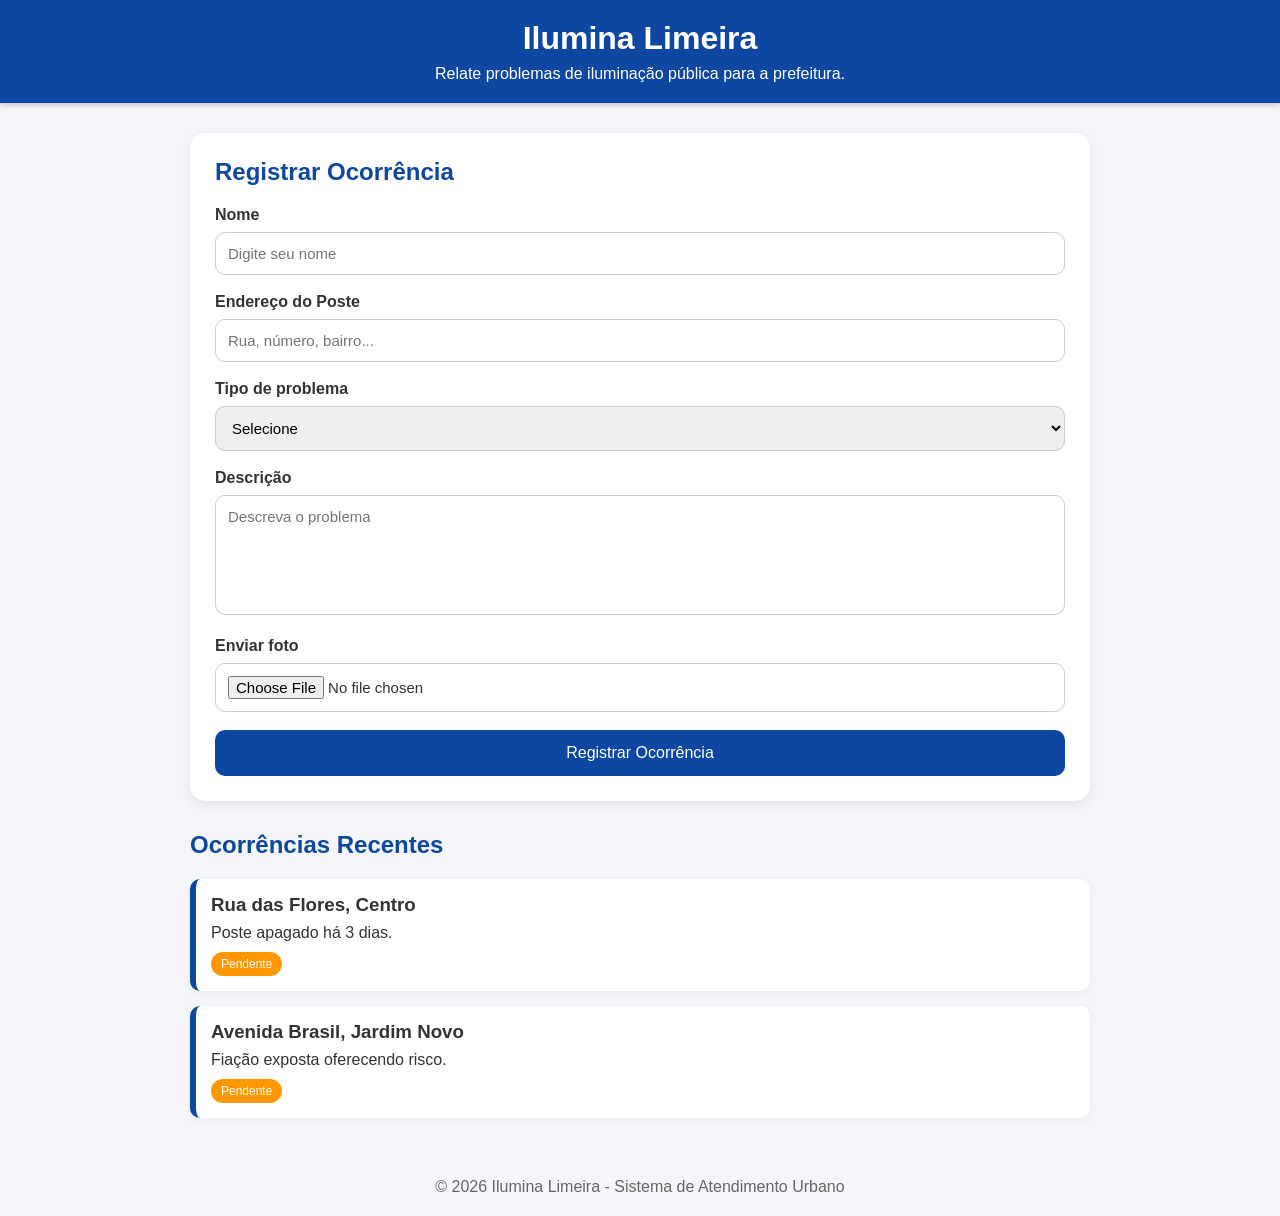
<file: index.html>
<!DOCTYPE html>
<html lang="pt-BR">
<head>
    <meta charset="UTF-8">
    <meta name="viewport" content="width=device-width, initial-scale=1.0">
    <title>Ilumina Limeira</title>

    <link rel="stylesheet" href="style.css">
</head>

<body>

<header>
    <h1>Ilumina Limeira</h1>
    <p>Relate problemas de iluminação pública para a prefeitura.</p>
</header>

<div class="container">

    <div class="card">

        <h2>Registrar Ocorrência</h2>

        <form id="reportForm">

            <div class="form-group">
                <label>Nome</label>
                <input type="text" placeholder="Digite seu nome" required>
            </div>

            <div class="form-group">
                <label>Endereço do Poste</label>
                <input type="text" placeholder="Rua, número, bairro..." required>
            </div>

            <div class="form-group">
                <label>Tipo de problema</label>

                <select required>
                    <option value="">Selecione</option>
                    <option>Lâmpada apagada</option>
                    <option>Poste piscando</option>
                    <option>Fiação exposta</option>
                    <option>Poste caído</option>
                    <option>Outro</option>
                </select>

            </div>

            <div class="form-group">
                <label>Descrição</label>
                <textarea placeholder="Descreva o problema"></textarea>
            </div>

            <div class="form-group">
                <label>Enviar foto</label>
                <input type="file" accept="image/*">
            </div>

            <button class="btn" type="submit">
                Registrar Ocorrência
            </button>

        </form>

    </div>

    <div class="status">

        <h2>Ocorrências Recentes</h2>

        <div class="report">
            <h3>Rua das Flores, Centro</h3>
            <p>Poste apagado há 3 dias.</p>
            <span class="badge pendente">Pendente</span>
        </div>

        <div class="report">
            <h3>Avenida Brasil, Jardim Novo</h3>
            <p>Fiação exposta oferecendo risco.</p>
            <span class="badge pendente">Pendente</span>
        </div>

    </div>

</div>

<footer>
    © 2026 Ilumina Limeira - Sistema de Atendimento Urbano
</footer>

<script src="script.js"></script>

</body>
</html>
</file>
<file: style.css>
*{
    margin:0;
    padding:0;
    box-sizing:border-box;
    font-family:Arial, sans-serif;
}

body{
    background:#f4f6f9;
    color:#333;
}

header{
    background:#0d47a1;
    color:white;
    padding:20px;
    text-align:center;
    box-shadow:0 2px 6px rgba(0,0,0,.2);
}

header h1{
    font-size:32px;
}

header p{
    margin-top:8px;
}

.container{
    width:90%;
    max-width:900px;
    margin:30px auto;
}

.card{
    background:white;
    padding:25px;
    border-radius:15px;
    box-shadow:0 4px 12px rgba(0,0,0,.08);
}

.card h2{
    color:#0d47a1;
    margin-bottom:20px;
}

.form-group{
    margin-bottom:18px;
}

label{
    display:block;
    margin-bottom:8px;
    font-weight:bold;
}

input,
select,
textarea{
    width:100%;
    padding:12px;
    border:1px solid #ccc;
    border-radius:10px;
    font-size:15px;
}

input:focus,
select:focus,
textarea:focus{
    border-color:#0d47a1;
    outline:none;
    box-shadow:0 0 5px rgba(13,71,161,.3);
}

textarea{
    resize:none;
    height:120px;
}

.btn{
    width:100%;
    padding:14px;
    border:none;
    border-radius:10px;
    background:#0d47a1;
    color:white;
    cursor:pointer;
    font-size:16px;
    transition:.3s;
}

.btn:hover{
    background:#1565c0;
}

.status{
    margin-top:30px;
}

.status h2{
    color:#0d47a1;
    margin-bottom:20px;
}

.report{
    background:white;
    padding:15px;
    border-left:6px solid #0d47a1;
    border-radius:10px;
    margin-bottom:15px;
    box-shadow:0 2px 8px rgba(0,0,0,.05);
}

.report h3{
    margin-bottom:8px;
}

.badge{
    display:inline-block;
    padding:5px 10px;
    border-radius:20px;
    color:white;
    margin-top:10px;
    font-size:12px;
}

.pendente{
    background:#ff9800;
}

.report img{
    width:100%;
    max-width:300px;
    margin-top:15px;
    border-radius:10px;
}

footer{
    text-align:center;
    padding:20px;
    margin-top:40px;
    color:#666;
}

@media(max-width:600px){

header h1{
    font-size:24px;
}

}
</file>
